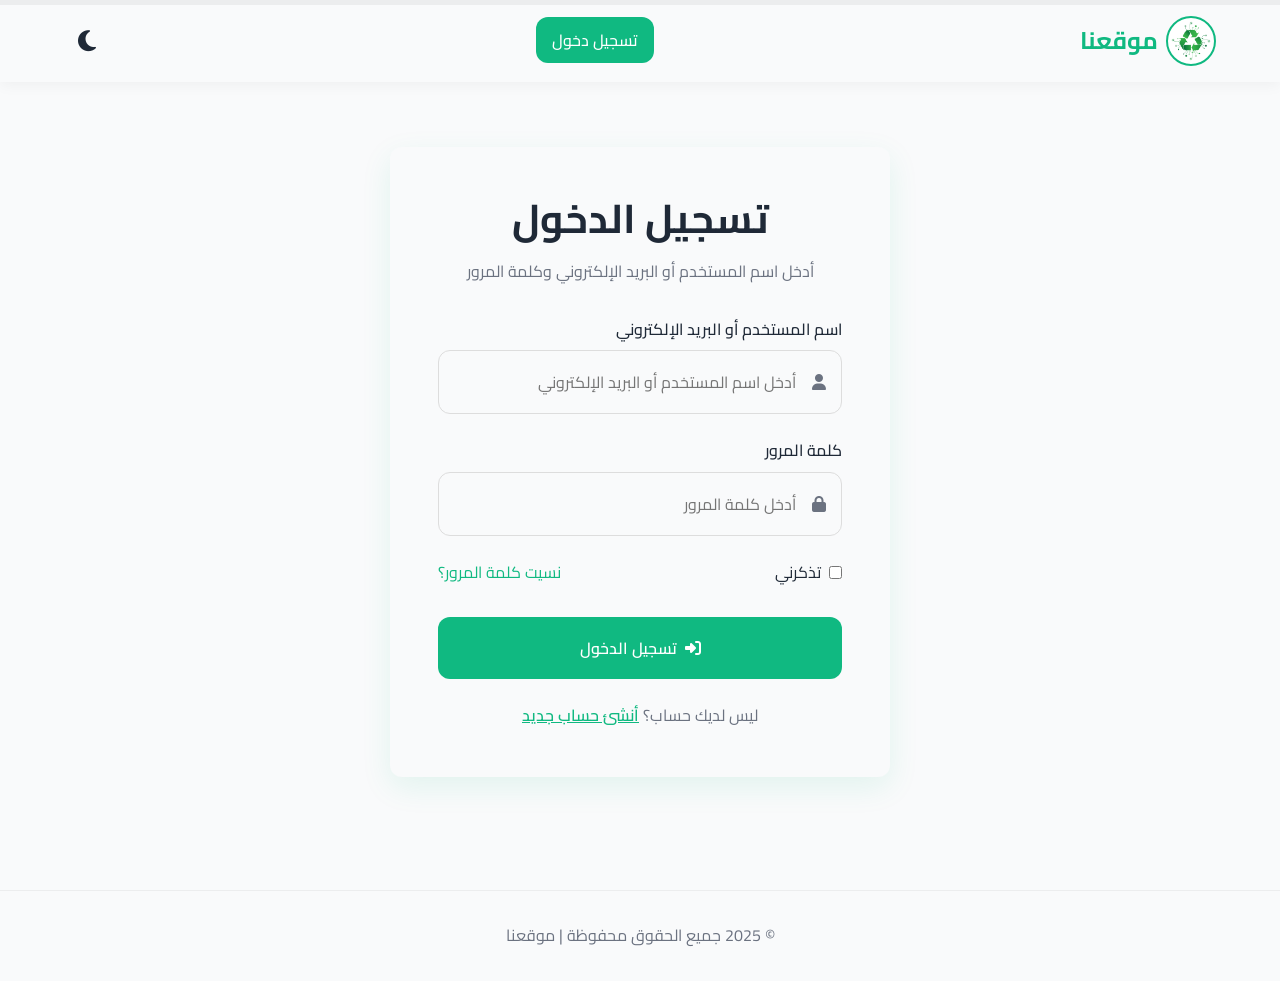
<file: index.html>
<!DOCTYPE html>
<html lang="ar" dir="rtl">
<head>
    <meta charset="UTF-8">
    <meta name="viewport" content="width=device-width, initial-scale=1.0">
    <title>موقعنا</title>
    
    <!-- خطوط Google -->
    <link rel="preconnect" href="https://fonts.googleapis.com">
    <link rel="preconnect" href="https://fonts.gstatic.com" crossorigin>
    <link href="https://fonts.googleapis.com/css2?family=Cairo:wght@300;400;500;600;700&display=swap" rel="stylesheet">
    
    <!-- Font Awesome -->
    <link rel="stylesheet" href="https://cdnjs.cloudflare.com/ajax/libs/font-awesome/6.4.0/css/all.min.css">
    
    <!-- ملفات CSS الأساسية -->
    <link rel="stylesheet" href="css/variables.css">
    <link rel="stylesheet" href="css/base.css">
    <link rel="stylesheet" href="css/layout.css">
    <link rel="stylesheet" href="css/components.css">
    <link rel="stylesheet" href="css/themes.css">
    <link rel="stylesheet" href="css/responsive.css">
    
    <!-- ملف CSS الخاص بالصفحة -->
    <link rel="stylesheet" href="css/login.css">
</head>
<body>
    <!-- شريط التقدم -->
    <div class="progress-container">
        <div class="progress-bar"></div>
    </div>
    
    <!-- الشريط العلوي -->
    <header class="header">
        <div class="container">
            <nav class="navbar">
                <div class="logo-container">
                    <img src="logo.png" alt="شعار الموقع" class="logo-image">
                    <div class="logo-text">موقعنا</div>
                </div>
                
                <ul class="nav-links">
                    <li><a href="index.html" class="active">تسجيل دخول</a></li>
                </ul>
                
                <button class="theme-toggle">
                    <i class="fas fa-sun"></i>
                </button>
            </nav>
        </div>
    </header>
    
    <!-- محتوى الصفحة -->
    <main class="container">
        <div class="form-container login-container">
            <div class="form-card card login-form">
                <div class="form-header">
                    <h1>تسجيل الدخول</h1>
                    <p class="text-muted">أدخل اسم المستخدم أو البريد الإلكتروني وكلمة المرور</p>
                </div>
                
                <form id="loginForm">
                    <div class="form-group">
                        <label for="username">اسم المستخدم أو البريد الإلكتروني</label>
                        <div class="input-with-icon">
                            <i class="fas fa-user"></i>
                            <input type="text" id="username" class="form-control" placeholder="أدخل اسم المستخدم أو البريد الإلكتروني" required>
                        </div>
                    </div>
                    
                    <div class="form-group">
                        <label for="password">كلمة المرور</label>
                        <div class="input-with-icon">
                            <i class="fas fa-lock"></i>
                            <input type="password" id="password" class="form-control" placeholder="أدخل كلمة المرور" required>
                        </div>
                    </div>
                    
                    <div class="login-options">
                        <div class="remember-me">
                            <input type="checkbox" id="remember">
                            <label for="remember">تذكرني</label>
                        </div>
                        <a href="#" class="forgot-password">نسيت كلمة المرور؟</a>
                    </div>
                    
                    <div class="form-footer">
                        <button type="submit" class="btn btn-primary btn-block">
                            <i class="fas fa-sign-in-alt"></i> تسجيل الدخول
                        </button>
                        
                        <p class="text-muted" style="margin-top: var(--spacing-lg);">
                            ليس لديك حساب؟ 
                            <a href="singup.html" style="font-weight: 600; color: var(--primary-color); text-decoration: underline;">
                                أنشئ حساب جديد
                            </a>
                        </p>
                    </div>
                </form>
            </div>
        </div>
    </main>
    
    <!-- تذييل الصفحة -->
    <footer class="footer">
        <div class="container">
            <div class="copyright">
                &copy; 2025 جميع الحقوق محفوظة | موقعنا
            </div>
        </div>
    </footer>
    
    <!-- ملفات JavaScript الأساسية -->
    <script src="js/theme.js"></script>
    <script src="js/progress.js"></script>
    <script src="js/navigation.js"></script>
    <script src="js/auth.js"></script>
    
    <!-- الكود المخصص لهذه الصفحة -->
    <script>
        document.addEventListener('DOMContentLoaded', function() {
            // تهيئة إدارة الوضع الليلي
            if (typeof ThemeManager !== 'undefined') {
                const themeManager = new ThemeManager();
            }
            
            // تهيئة شريط التقدم
            if (typeof ProgressBar !== 'undefined') {
                const progressBar = new ProgressBar();
            }
            
            // تهيئة التنقل
            if (typeof NavigationManager !== 'undefined') {
                const navigationManager = new NavigationManager();
            }
            
            // تحميل اسم المستخدم المحفوظ إذا كان موجوداً
            const rememberedUsername = localStorage.getItem('rememberedUsername');
            if (rememberedUsername) {
                document.getElementById('username').value = rememberedUsername;
                document.getElementById('remember').checked = true;
            }
            
            // إضافة مستمع الحدث للنموذج
            const loginForm = document.getElementById('loginForm');
            if (loginForm) {
                loginForm.addEventListener('submit', async function(e) {
                    e.preventDefault();
                    
                    // الحصول على القيم من الحقول
                    const usernameOrEmail = document.getElementById('username').value.trim();
                    const password = document.getElementById('password').value.trim();
                    const rememberMe = document.getElementById('remember').checked;
                    
                    // التحقق من الحقول
                    if (!usernameOrEmail || !password) {
                        showMessage('يرجى ملء جميع الحقول', 'error');
                        return;
                    }
                    
                    try {
                        // استدعاء دالة تسجيل الدخول من authManager
                        const result = await authManager.login(usernameOrEmail, password, rememberMe);
                        
                        if (result.success) {
                            showMessage('تم تسجيل الدخول بنجاح!', 'success');
                            
                            // الانتقال إلى dashboard بعد تأخير
                            setTimeout(() => {
                                window.location.href = 'dashboard.html';
                            }, 1500);
                        } else {
                            showMessage(result.message || 'اسم المستخدم/البريد الإلكتروني أو كلمة المرور غير صحيحة', 'error');
                        }
                    } catch (error) {
                        console.error('خطأ في تسجيل الدخول:', error);
                        showMessage('حدث خطأ في الاتصال بالخادم', 'error');
                    }
                });
            }
            
            // دالة عرض الرسائل
            function showMessage(message, type = 'info') {
                // إزالة أي رسالة سابقة
                const oldMessage = document.querySelector('.auth-message');
                if (oldMessage) {
                    oldMessage.remove();
                }
                
                // إنشاء عنصر الرسالة الجديدة
                const messageDiv = document.createElement('div');
                messageDiv.className = `auth-message ${type}`;
                messageDiv.innerHTML = `
                    <i class="fas ${type === 'success' ? 'fa-check-circle' : 'fa-exclamation-circle'}"></i>
                    <span>${message}</span>
                `;
                
                messageDiv.style.cssText = `
                    position: fixed;
                    top: 100px;
                    right: 20px;
                    background: ${type === 'success' ? '#28a745' : '#dc3545'};
                    color: white;
                    padding: 15px 25px;
                    border-radius: 8px;
                    display: flex;
                    align-items: center;
                    gap: 10px;
                    z-index: 10000;
                    animation: slideInRight 0.3s ease;
                    box-shadow: 0 4px 15px rgba(0,0,0,0.2);
                    font-family: 'Cairo', sans-serif;
                `;
                
                document.body.appendChild(messageDiv);
                
                // إزالة الرسالة بعد 3 ثوانٍ
                setTimeout(() => {
                    if (messageDiv.parentNode) {
                        messageDiv.style.animation = 'slideOutRight 0.3s ease';
                        setTimeout(() => {
                            if (messageDiv.parentNode) {
                                messageDiv.remove();
                            }
                        }, 300);
                    }
                }, 3000);
            }
            
            // إضافة أنيميشن CSS
            const style = document.createElement('style');
            style.textContent = `
                @keyframes slideInRight {
                    from {
                        transform: translateX(100%);
                        opacity: 0;
                    }
                    to {
                        transform: translateX(0);
                        opacity: 1;
                    }
                }
                
                @keyframes slideOutRight {
                    from {
                        transform: translateX(0);
                        opacity: 1;
                    }
                    to {
                        transform: translateX(100%);
                        opacity: 0;
                    }
                }
                
                .btn-primary {
                    transition: all 0.3s ease;
                }
                
                .btn-primary:disabled {
                    opacity: 0.7;
                    cursor: not-allowed;
                }
            `;
            document.head.appendChild(style);
        });
    </script>
</body>
</html>
</file>
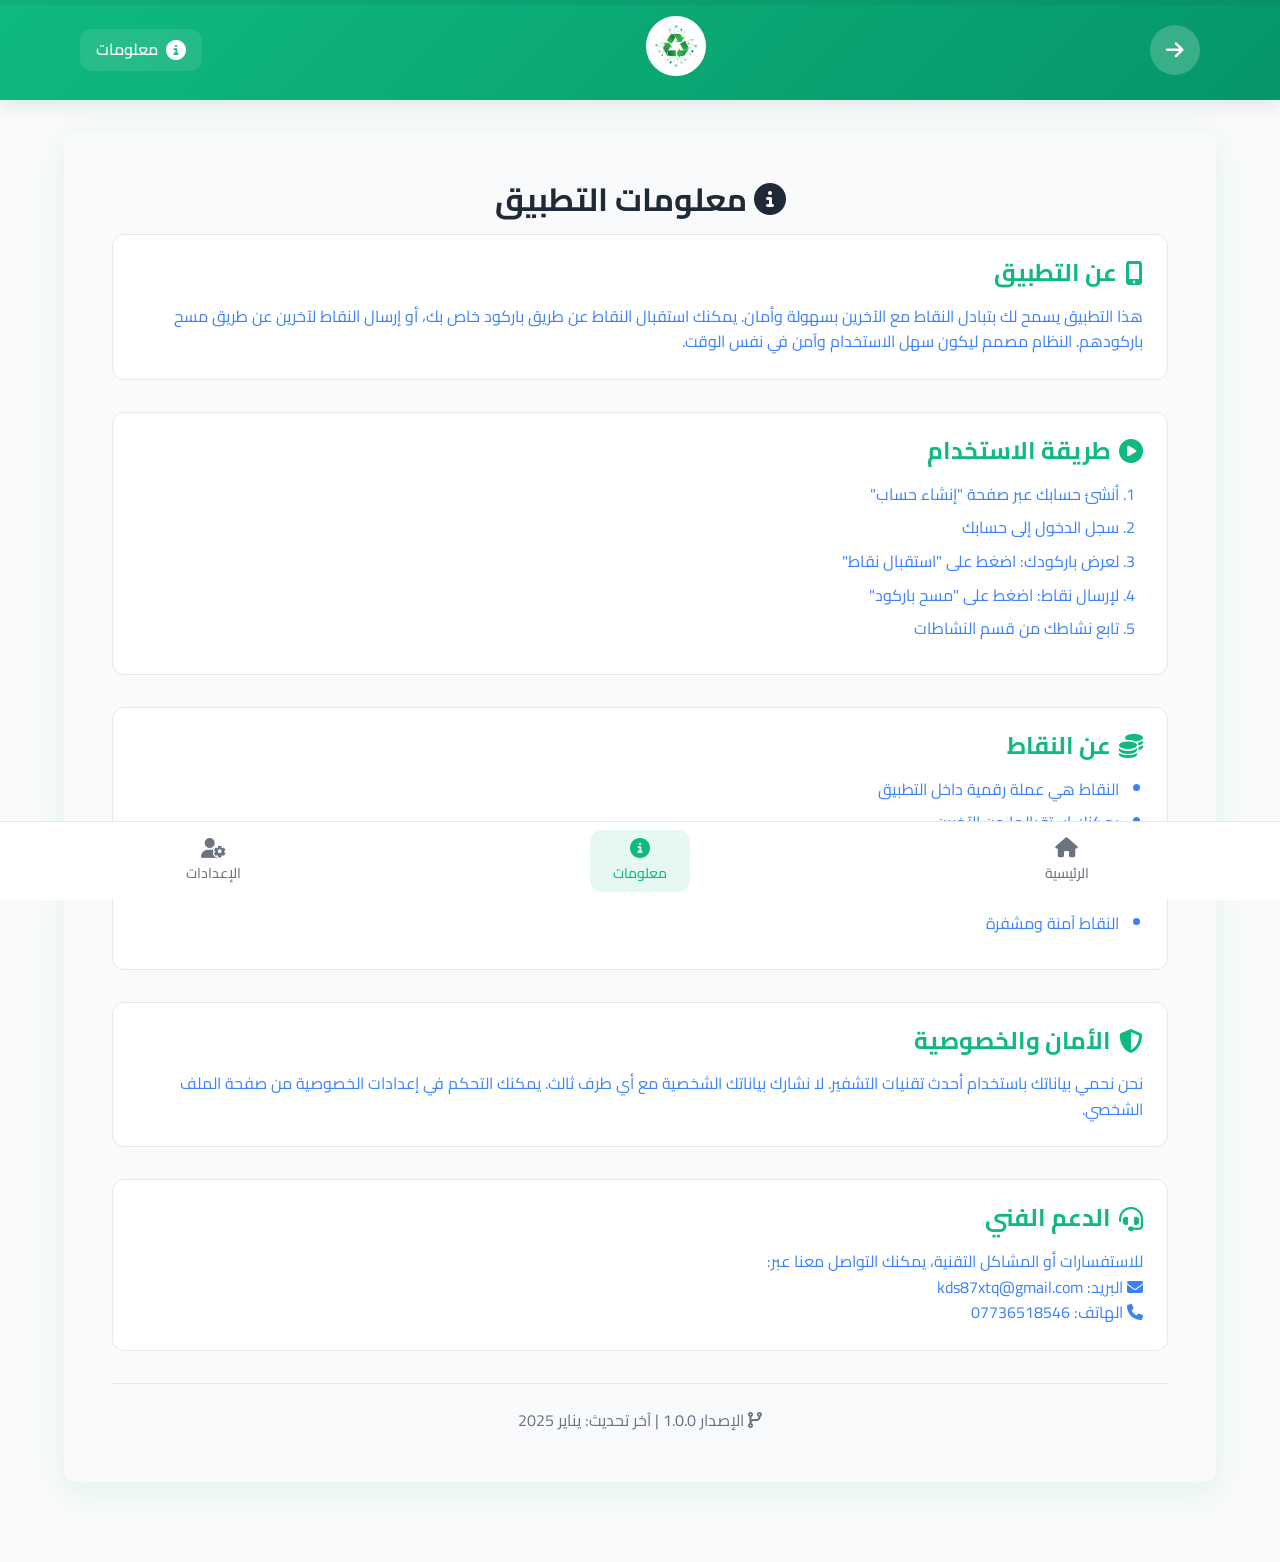
<file: info.html>
<!DOCTYPE html>
<html lang="ar" dir="rtl">
<head>
    <meta charset="UTF-8">
    <meta name="viewport" content="width=device-width, initial-scale=1.0">
    <title>المعلومات - موقعنا</title>
    
    <!-- خطوط Google -->
    <link rel="preconnect" href="https://fonts.googleapis.com">
    <link rel="preconnect" href="https://fonts.gstatic.com" crossorigin>
    <link href="https://fonts.googleapis.com/css2?family=Cairo:wght@300;400;500;600;700&display=swap" rel="stylesheet">
    
    <!-- Font Awesome -->
    <link rel="stylesheet" href="https://cdnjs.cloudflare.com/ajax/libs/font-awesome/6.4.0/css/all.min.css">
    
    <!-- ملفات CSS الأساسية -->
    <link rel="stylesheet" href="css/variables.css">
    <link rel="stylesheet" href="css/base.css">
    <link rel="stylesheet" href="css/layout.css">
    <link rel="stylesheet" href="css/components.css">
    <link rel="stylesheet" href="css/themes.css">
    <link rel="stylesheet" href="css/responsive.css">
    
    <!-- ملف CSS الخاص بالصفحة -->
    <link rel="stylesheet" href="css/dashboard.css">
</head>
<body>
    <!-- شريط التقدم -->
    <div class="progress-container">
        <div class="progress-bar"></div>
    </div>
    
    <!-- رأس الصفحة -->
    <header class="dashboard-header">
        <div class="container">
            <div class="header-top">
                <!-- زر الرجوع -->
                <button class="icon-btn" onclick="window.location.href='dashboard.html'">
                    <i class="fas fa-arrow-right"></i>
                </button>
                
                <!-- الشعار في المنتصف -->
                <div class="logo-center">
                    <img src="logo.png" alt="شعار الموقع" class="dashboard-logo">
                </div>
                
                <!-- العنوان -->
                <div class="points-counter" style="background: rgba(255,255,255,0.1);">
                    <i class="fas fa-info-circle"></i>
                    <span>معلومات</span>
                </div>
            </div>
        </div>
    </header>
    
    <!-- محتوى الصفحة -->
    <main class="dashboard-main">
        <div class="container">
            <div class="info-card card">
                <h2 class="text-center"><i class="fas fa-info-circle"></i> معلومات التطبيق</h2>
                
                <div class="info-sections">
                    <!-- عن التطبيق -->
                    <div class="info-section">
                        <h3><i class="fas fa-mobile-alt"></i> عن التطبيق</h3>
                        <p>
                            هذا التطبيق يسمح لك بتبادل النقاط مع الآخرين بسهولة وأمان.
                            يمكنك استقبال النقاط عن طريق باركود خاص بك، أو إرسال النقاط
                            لآخرين عن طريق مسح باركودهم. النظام مصمم ليكون سهل الاستخدام
                            وآمن في نفس الوقت.
                        </p>
                    </div>
                    
                    <!-- طريقة الاستخدام -->
                    <div class="info-section">
                        <h3><i class="fas fa-play-circle"></i> طريقة الاستخدام</h3>
                        <ol>
                            <li>أنشئ حسابك عبر صفحة "إنشاء حساب"</li>
                            <li>سجل الدخول إلى حسابك</li>
                            <li>لعرض باركودك: اضغط على "استقبال نقاط"</li>
                            <li>لإرسال نقاط: اضغط على "مسح باركود"</li>
                            <li>تابع نشاطك من قسم النشاطات</li>
                        </ol>
                    </div>
                    
                    <!-- النقاط -->
                    <div class="info-section">
                        <h3><i class="fas fa-coins"></i> عن النقاط</h3>
                        <ul>
                            <li>النقاط هي عملة رقمية داخل التطبيق</li>  
                            <li>يمكنك استقبالها من الآخرين</li>
                            <li>يمكنك إرسالها للآخرين</li>
                            <li>تحصل على نقاط مجانية يومياً</li>
                            <li>النقاط آمنة ومشفرة</li>
                        </ul>
                    </div>
                    
                    <!-- الأمان -->
                    <div class="info-section">
                        <h3><i class="fas fa-shield-alt"></i> الأمان والخصوصية</h3>
                        <p>
                            نحن نحمي بياناتك باستخدام أحدث تقنيات التشفير.
                            لا نشارك بياناتك الشخصية مع أي طرف ثالث.
                            يمكنك التحكم في إعدادات الخصوصية من صفحة الملف الشخصي.
                        </p>
                    </div>
                    
                    <!-- الدعم -->
                    <div class="info-section">
                        <h3><i class="fas fa-headset"></i> الدعم الفني</h3>
                        <p>
                            للاستفسارات أو المشاكل التقنية، يمكنك التواصل معنا عبر:
                            <br>
                            <i class="fas fa-envelope"></i> البريد: kds87xtq@gmail.com
                            <br>
                            <i class="fas fa-phone"></i> الهاتف: 07736518546
                        </p>
                    </div>
                </div>
                
                <div class="app-version">
                    <p class="text-muted text-center">
                        <i class="fas fa-code-branch"></i>
                        الإصدار 1.0.0 | آخر تحديث: يناير 2025
                    </p>
                </div>
            </div>
        </div>
    </main>
    
    <!-- شريط التنقل السفلي -->
    <nav class="bottom-nav">
        <a href="dashboard.html" class="nav-item">
            <i class="fas fa-home"></i>
            <span>الرئيسية</span>
        </a>
        <a href="info.html" class="nav-item active">
            <i class="fas fa-info-circle"></i>
            <span>معلومات</span>
        </a>
        <a href="profile.html" class="nav-item">
            <i class="fas fa-user-cog"></i>
            <span>الإعدادات</span>
        </a>
    </nav>
    
    <!-- ملفات JavaScript الأساسية -->
    <script src="js/theme.js"></script>
    <script src="js/progress.js"></script>
    <script src="js/auth.js"></script>
    
    <!-- التهيئة -->
    <script>
        document.addEventListener('DOMContentLoaded', function() {
            // تهيئة إدارة الوضع الليلي
            const themeManager = new ThemeManager();
            
            // تهيئة شريط التقدم
            const progressBar = new ProgressBar();
            
            // تهيئة المصادقة
            const authManager = new AuthManager();
        });
    </script>
</body>
</html>
</file>
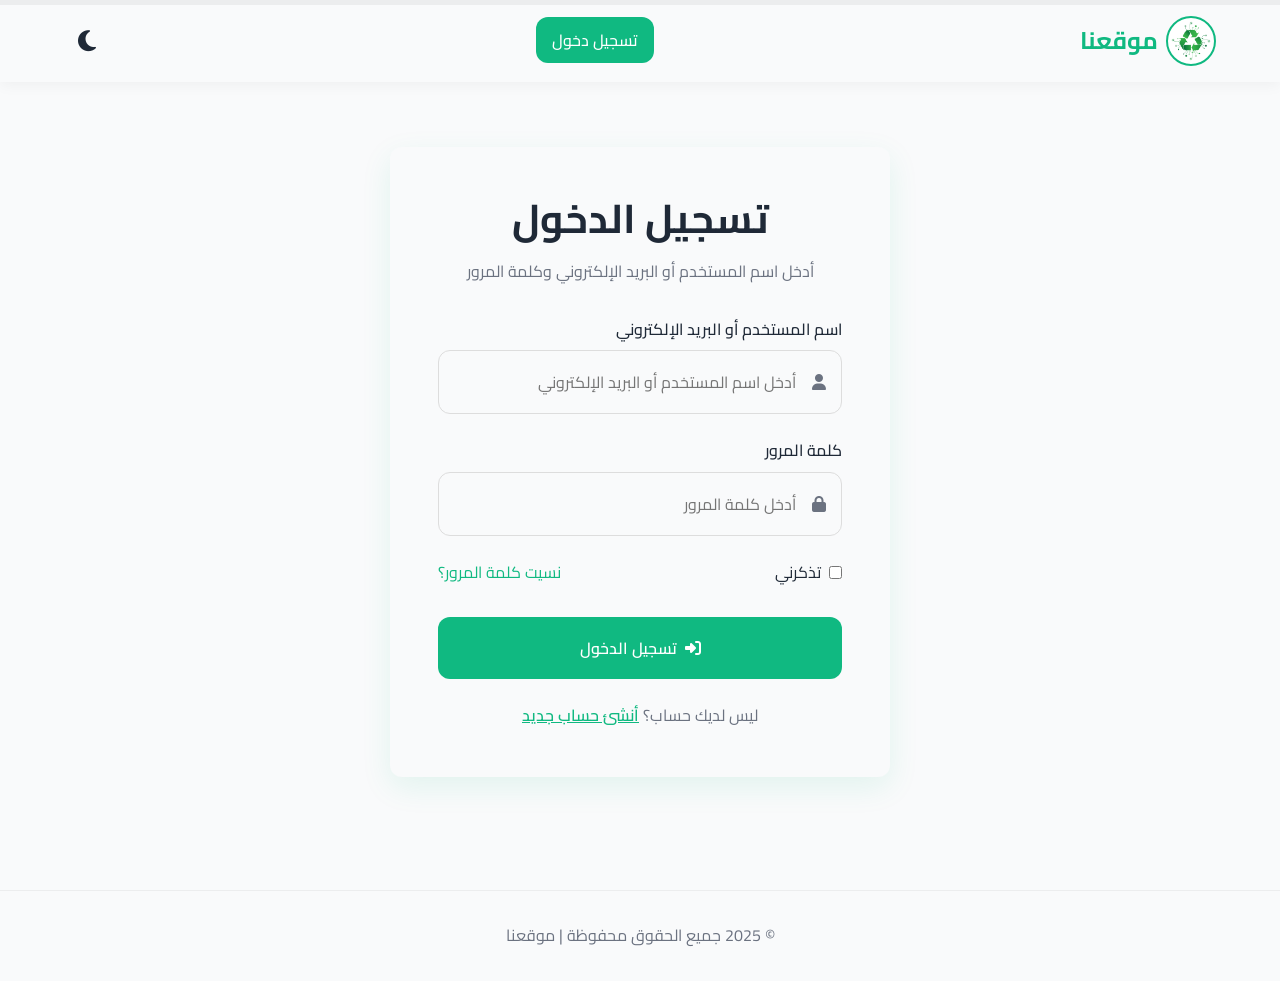
<file: profile.html>
<!DOCTYPE html>
<html lang="ar" dir="rtl">
<head>
    <meta charset="UTF-8">
    <meta name="viewport" content="width=device-width, initial-scale=1.0">
    <title>الملف الشخصي - موقعنا</title>
    
    <!-- خطوط Google -->
    <link rel="preconnect" href="https://fonts.googleapis.com">
    <link rel="preconnect" href="https://fonts.gstatic.com" crossorigin>
    <link href="https://fonts.googleapis.com/css2?family=Cairo:wght@300;400;500;600;700&display=swap" rel="stylesheet">
    
    <!-- Font Awesome -->
    <link rel="stylesheet" href="https://cdnjs.cloudflare.com/ajax/libs/font-awesome/6.4.0/css/all.min.css">
    
    <!-- ملفات CSS الأساسية -->
    <link rel="stylesheet" href="css/variables.css">
    <link rel="stylesheet" href="css/base.css">
    <link rel="stylesheet" href="css/layout.css">
    <link rel="stylesheet" href="css/components.css">
    <link rel="stylesheet" href="css/themes.css">
    <link rel="stylesheet" href="css/responsive.css">
    
    <!-- ملف CSS الخاص بالصفحة -->
    <link rel="stylesheet" href="css/dashboard.css">
    
    <style>
        /* إضافة تنسيق زر تسجيل الخروج */
        .logout-btn {
            background: linear-gradient(135deg, #dc3545 0%, #c82333 100%);
            color: white;
            border: none;
            padding: 12px 24px;
            border-radius: 25px;
            font-size: 16px;
            font-weight: 600;
            cursor: pointer;
            transition: all 0.3s ease;
            display: flex;
            align-items: center;
            justify-content: center;
            gap: 8px;
            width: 100%;
            margin-top: 10px;
            box-shadow: 0 4px 15px rgba(220, 53, 69, 0.3);
        }
        
        .logout-btn:hover {
            transform: translateY(-2px);
            box-shadow: 0 6px 20px rgba(220, 53, 69, 0.4);
            background: linear-gradient(135deg, #c82333 0%, #bd2130 100%);
        }
        
        .logout-btn:active {
            transform: translateY(0);
            box-shadow: 0 3px 10px rgba(220, 53, 69, 0.3);
        }
        
        .logout-btn i {
            font-size: 18px;
        }
        
        /* تنسيق رسالة الوداع */
        .logout-message {
            display: none;
            background: linear-gradient(135deg, #6a11cb 0%, #2575fc 100%);
            color: white;
            padding: 15px;
            border-radius: 10px;
            margin: 20px 0;
            text-align: center;
            animation: fadeIn 0.5s ease;
        }
        
        @keyframes fadeIn {
            from { opacity: 0; transform: translateY(-10px); }
            to { opacity: 1; transform: translateY(0); }
        }
    </style>
</head>
<body>
    <!-- شريط التقدم -->
    <div class="progress-container">
        <div class="progress-bar"></div>
    </div>
    
    <!-- رأس الصفحة -->
    <header class="dashboard-header">
        <div class="container">
            <div class="header-top">
                <!-- زر الرجوع -->
                <button class="icon-btn" onclick="window.location.href='dashboard.html'">
                    <i class="fas fa-arrow-right"></i>
                </button>
                
                <!-- الشعار في المنتصف -->
                <div class="logo-center">
                    <img src="logo.png" alt="شعار الموقع" class="dashboard-logo">
                </div>
                
                <!-- العداد -->
                <div class="points-counter">
                    <i class="fas fa-coins"></i>
                    <span id="profile-points">1</span>
                </div>
            </div>
        </div>
    </header>
    
    <!-- محتوى الصفحة -->
    <main class="dashboard-main">
        <div class="container">
            <!-- رسالة الوداع -->
            <div id="logout-message" class="logout-message">
                <i class="fas fa-heart"></i>
                <span id="goodbye-text"></span>
            </div>
            
            <!-- بطاقة الملف الشخصي -->
            <div class="profile-card card">
                <div class="profile-header">
                    <div class="profile-avatar">
                        <i class="fas fa-user-circle"></i>
                    </div>
                    <h2 id="profile-name">المستخدم</h2>
                    <p class="text-muted" id="profile-username">@username</p>
                </div>
                
                <div class="profile-info">
                    <h3><i class="fas fa-user-edit"></i> المعلومات الشخصية</h3>
                    
                    <div class="info-item">
                        <label><i class="fas fa-user"></i> الاسم الكامل</label>
                        <input type="text" id="edit-fullname" class="form-control" placeholder="الاسم الكامل">
                    </div>
                    
                    <div class="info-item">
                        <label><i class="fas fa-at"></i> اسم المستخدم</label>
                        <input type="text" id="edit-username" class="form-control" placeholder="اسم المستخدم" disabled>
                    </div>
                    
                    <div class="info-item">
                        <label><i class="fas fa-envelope"></i> البريد الإلكتروني</label>
                        <input type="email" id="edit-email" class="form-control" placeholder="البريد الإلكتروني">
                    </div>
                    
                    <div class="info-item">
                        <label><i class="fas fa-phone"></i> رقم الهاتف</label>
                        <input type="tel" id="edit-phone" class="form-control" placeholder="رقم الهاتف">
                    </div>
                    
                    <button class="btn btn-primary btn-block" id="save-profile">
                        <i class="fas fa-save"></i> حفظ التغييرات
                    </button>
                </div>
                
                <div class="profile-settings">
                    <h3><i class="fas fa-cog"></i> <span class="settings-title">الإعدادات</span></h3>
                    
                    <div class="setting-item">
                        <div class="setting-label">
                            <i class="fas fa-moon"></i>
                            <span class="setting-text">الوضع الليلي</span>
                        </div>
                        <label class="switch">
                            <input type="checkbox" id="dark-mode-toggle">
                            <span class="slider"></span>
                        </label>
                    </div>
                    
                    <div class="setting-item">
                        <div class="setting-label">
                            <i class="fas fa-bell"></i>
                            <span class="setting-text">الإشعارات</span>
                        </div>
                        <label class="switch">
                            <input type="checkbox" id="notifications-toggle" checked>
                            <span class="slider"></span>
                        </label>
                    </div>
                    
                    <div class="setting-item">
                        <div class="setting-label">
                            <i class="fas fa-shield-alt"></i>
                            <span class="setting-text">المصادقة الثنائية</span>
                        </div>
                        <label class="switch">
                            <input type="checkbox" id="twofactor-toggle">
                            <span class="slider"></span>
                        </label>
                    </div>
                </div>
                
                <div class="profile-actions">
                    <button class="btn btn-outline btn-block" id="change-password">
                        <i class="fas fa-lock"></i> تغيير كلمة المرور
                    </button>
                    
                    <button class="btn btn-outline btn-block" id="export-data">
                        <i class="fas fa-download"></i> تصدير البيانات
                    </button>
                    
                    <button class="btn btn-danger btn-block" id="delete-account">
                        <i class="fas fa-trash"></i> حذف الحساب
                    </button>
                    
                    <!-- زر تسجيل الخروج المضاف -->
                    <button id="logout-btn" class="logout-btn">
                        <i class="fas fa-sign-out-alt"></i> تسجيل الخروج
                    </button>
                </div>
            </div>
        </div>
    </main>
    
    <!-- شريط التنقل السفلي -->
    <nav class="bottom-nav">
        <a href="dashboard.html" class="nav-item">
            <i class="fas fa-home"></i>
            <span>الرئيسية</span>
        </a>
        <a href="info.html" class="nav-item">
            <i class="fas fa-info-circle"></i>
            <span>معلومات</span>
        </a>
        <a href="pofile.html" class="nav-item active">
            <i class="fas fa-user-cog"></i>
            <span>الإعدادات</span>
        </a>
    </nav>
    
    <!-- ملفات JavaScript الأساسية -->
    <script src="js/theme.js"></script>
    <script src="js/progress.js"></script>
    <script src="js/auth.js"></script>
    
    <!-- ملف JavaScript الخاص بالصفحة -->
    <script src="js/profile.js"></script>
    
    <!-- التهيئة مع إضافة دالة تسجيل الخروج -->
    <script>
        document.addEventListener('DOMContentLoaded', function() {
            // تهيئة إدارة الوضع الليلي
            const themeManager = new ThemeManager();
            
            // تهيئة شريط التقدم
            const progressBar = new ProgressBar();
            
            // تهيئة المصادقة
            const authManager = new AuthManager();
            
            // إضافة مستمع لزر تسجيل الخروج
            const logoutBtn = document.getElementById('logout-btn');
            if (logoutBtn) {
                logoutBtn.addEventListener('click', function() {
                    // الحصول على اسم المستخدم الحالي
                    const userName = document.getElementById('profile-name').textContent || 'العزيز';
                    const goodbyeText = document.getElementById('goodbye-text');
                    const logoutMessage = document.getElementById('logout-message');
                    
                    // طلب تأكيد مع اسم المستخدم
                    if (confirm(`مرحباً ${userName}، هل تريد تسجيل الخروج؟`)) {
                        // إظهار رسالة الوداع
                        goodbyeText.textContent = `وداعاً ${userName}، نتمنى لك يوماً سعيداً!`;
                        logoutMessage.style.display = 'block';
                        
                        // إضافة تأخير لعرض الرسالة
                        setTimeout(function() {
                            // حفظ إعدادات المظهر إذا كانت موجودة
                            const currentTheme = document.body.getAttribute('data-theme');
                            const notificationsEnabled = document.getElementById('notifications-toggle').checked;
                            
                            // مسح بيانات المستخدم فقط
                            localStorage.removeItem('user_data');
                            localStorage.removeItem('user_points');
                            localStorage.removeItem('current_user');
                            
                            // الاحتفاظ بإعدادات المظهر
                            if (currentTheme) {
                                localStorage.setItem('theme', currentTheme);
                            }
                            
                            // الاحتفاظ بإعدادات الإشعارات
                            localStorage.setItem('notifications', notificationsEnabled);
                            
                            // إعادة التوجيه إلى صفحة تسجيل الدخول
                            window.location.href = 'index.html';
                        }, 2000);
                    }
                });
            }
        });
    </script>
</body>
</html>
</file>
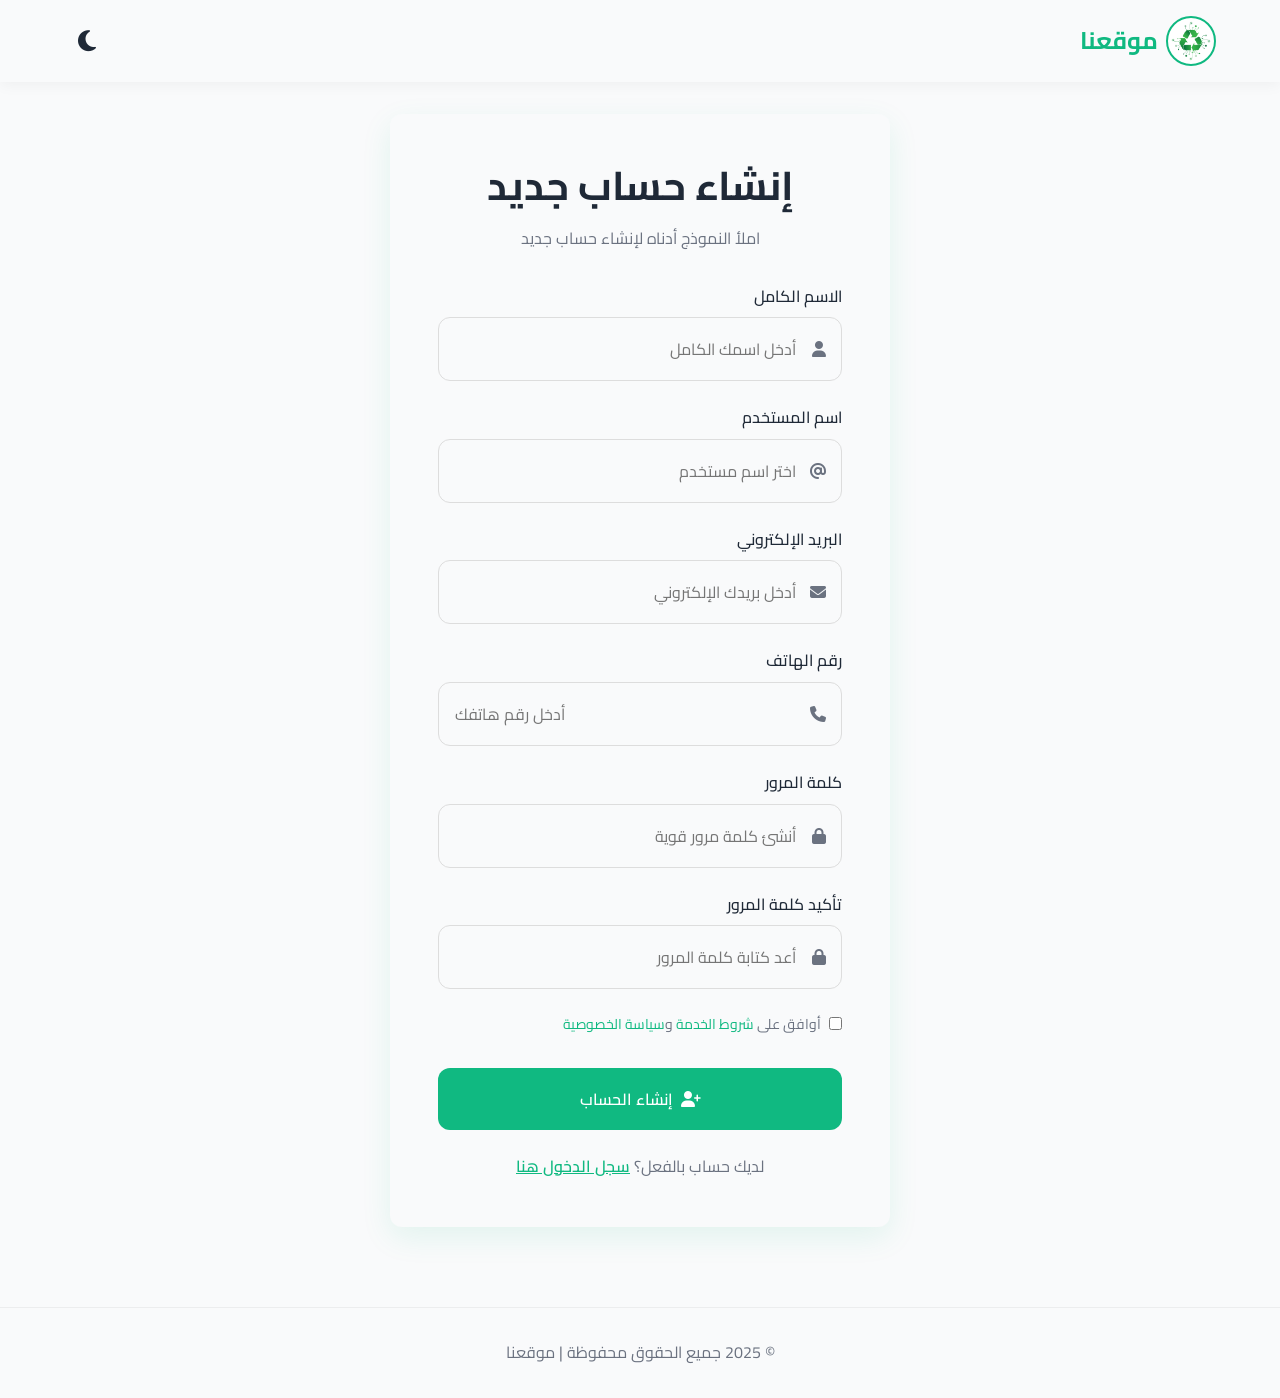
<file: singup.html>
<!DOCTYPE html>
<html lang="ar" dir="rtl">
<head>
    <meta charset="UTF-8">
    <meta name="viewport" content="width=device-width, initial-scale=1.0">
    <title>موقعنا - إنشاء حساب</title>

    <link rel="preconnect" href="https://fonts.googleapis.com">
    <link rel="preconnect" href="https://fonts.gstatic.com" crossorigin>
    <link href="https://fonts.googleapis.com/css2?family=Cairo:wght@300;400;500;600;700&display=swap" rel="stylesheet">

    <link rel="stylesheet" href="https://cdnjs.cloudflare.com/ajax/libs/font-awesome/6.4.0/css/all.min.css">

    <link rel="stylesheet" href="css/variables.css">
    <link rel="stylesheet" href="css/base.css">
    <link rel="stylesheet" href="css/layout.css">
    <link rel="stylesheet" href="css/components.css">
    <link rel="stylesheet" href="css/themes.css">
    <link rel="stylesheet" href="css/responsive.css">
    <link rel="stylesheet" href="css/signup.css">
</head>
<body>
    <header class="header">
        <div class="container">
            <nav class="navbar">
                <div class="logo-container">
                    <img src="logo.png" alt="شعار الموقع" class="logo-image">
                    <div class="logo-text">موقعنا</div>
                </div>
                <button class="theme-toggle">
                    <i class="fas fa-sun"></i>
                </button>
            </nav>
        </div>
    </header>

    <main class="container">
        <div class="form-container signup-container">
            <div class="form-card card signup-form">
                <div class="form-header">
                    <h1>إنشاء حساب جديد</h1>
                    <p class="text-muted">املأ النموذج أدناه لإنشاء حساب جديد</p>
                </div>

                <form id="signupForm">
                    <div class="form-group">
                        <label for="full_name">الاسم الكامل</label>
                        <div class="input-with-icon">
                            <i class="fas fa-user"></i>
                            <input type="text" id="full_name" name="full_name" class="form-control" placeholder="أدخل اسمك الكامل" required>
                        </div>
                    </div>

                    <div class="form-group">
                        <label for="username">اسم المستخدم</label>
                        <div class="input-with-icon">
                            <i class="fas fa-at"></i>
                            <input type="text" id="username" name="username" class="form-control" placeholder="اختر اسم مستخدم" required>
                        </div>
                    </div>

                    <div class="form-group">
                        <label for="email">البريد الإلكتروني</label>
                        <div class="input-with-icon">
                            <i class="fas fa-envelope"></i>
                            <input type="email" id="email" name="email" class="form-control" placeholder="أدخل بريدك الإلكتروني" required>
                        </div>
                    </div>

                    <div class="form-group">
                        <label for="phone">رقم الهاتف</label>
                        <div class="input-with-icon">
                            <i class="fas fa-phone"></i>
                            <input type="tel" id="phone" name="phone" class="form-control" placeholder="أدخل رقم هاتفك" required>
                        </div>
                    </div>

                    <div class="form-group">
                        <label for="password">كلمة المرور</label>
                        <div class="input-with-icon">
                            <i class="fas fa-lock"></i>
                            <input type="password" id="password" name="password" class="form-control" placeholder="أنشئ كلمة مرور قوية" required>
                        </div>
                    </div>

                    <div class="form-group">
                        <label for="confirmPassword">تأكيد كلمة المرور</label>
                        <div class="input-with-icon">
                            <i class="fas fa-lock"></i>
                            <input type="password" id="confirmPassword" name="confirmPassword" class="form-control" placeholder="أعد كتابة كلمة المرور" required>
                        </div>
                    </div>

                    <div class="terms-checkbox">
                        <input type="checkbox" id="terms" required>
                        <label for="terms">أوافق على <a href="#" style="color: var(--primary-color);">شروط الخدمة</a> و<a href="#" style="color: var(--primary-color);">سياسة الخصوصية</a></label>
                    </div>

                    <div class="form-footer">
                        <button type="submit" class="btn btn-primary btn-block">
                            <i class="fas fa-user-plus"></i> إنشاء الحساب
                        </button>
                        <p class="text-muted" style="margin-top: var(--spacing-lg);">
                            لديك حساب بالفعل؟ 
                            <a href="index.html" style="font-weight: 600; color: var(--primary-color); text-decoration: underline;">
                                سجل الدخول هنا
                            </a>
                        </p>
                    </div>
                </form>
            </div>
        </div>
    </main>

    <footer class="footer">
        <div class="container">
            &copy; 2025 جميع الحقوق محفوظة | موقعنا
        </div>
    </footer>

    <script src="js/theme.js"></script>
    <script src="js/progress.js"></script>
    <script src="js/navigation.js"></script>
    <script src="js/auth.js"></script>

    <script>
        document.addEventListener('DOMContentLoaded', function() {
            // تهيئة إدارة الوضع الليلي
            if (typeof ThemeManager !== 'undefined') {
                const themeManager = new ThemeManager();
            }
            
            // تهيئة شريط التقدم
            if (typeof ProgressBar !== 'undefined') {
                const progressBar = new ProgressBar();
            }
            
            // تهيئة التنقل
            if (typeof NavigationManager !== 'undefined') {
                const navigationManager = new NavigationManager();
            }

            const signupForm = document.getElementById('signupForm');
            if (signupForm) {
                signupForm.addEventListener('submit', async function(e) {
                    e.preventDefault();
                    
                    // الحصول على القيم من الحقول
                    const full_name = document.getElementById('full_name').value.trim();
                    const username = document.getElementById('username').value.trim();
                    const email = document.getElementById('email').value.trim();
                    const phone = document.getElementById('phone').value.trim();
                    const password = document.getElementById('password').value;
                    const confirmPassword = document.getElementById('confirmPassword').value;
                    const termsAccepted = document.getElementById('terms').checked;

                    // التحقق من الحقول
                    if (!full_name || !username || !email || !phone || !password || !confirmPassword) {
                        showMessage('يرجى ملء جميع الحقول', 'error');
                        return;
                    }
                    
                    // التحقق من صحة البريد الإلكتروني
                    if (!isValidEmail(email)) {
                        showMessage('يرجى إدخال بريد إلكتروني صحيح', 'error');
                        return;
                    }
                    
                    if (!termsAccepted) {
                        showMessage('يجب الموافقة على الشروط والأحكام', 'error');
                        return;
                    }
                    
                    if (password !== confirmPassword) {
                        showMessage('كلمات المرور غير متطابقة', 'error');
                        return;
                    }
                    
                    if (password.length < 6) {
                        showMessage('كلمة المرور يجب أن تكون 6 أحرف على الأقل', 'error');
                        return;
                    }

                    try {
                        // استدعاء دالة التسجيل من authManager
                        const result = await authManager.register({
                            full_name: full_name,
                            username: username,
                            email: email,
                            phone: phone,
                            password: password,
                            confirmPassword: confirmPassword
                        });
                        
                        if (result.success) {
                            showMessage('تم إنشاء الحساب بنجاح!', 'success');
                            
                            // الانتقال إلى dashboard بعد تأخير
                            setTimeout(() => {
                                window.location.href = 'dashboard.html';
                            }, 2000);
                        } else {
                            showMessage(result.message || 'حدث خطأ في إنشاء الحساب', 'error');
                        }
                    } catch (error) {
                        console.error('خطأ في التسجيل:', error);
                        showMessage('حدث خطأ في الاتصال بالخادم', 'error');
                    }
                });
            }
            
            // دالة التحقق من صحة البريد الإلكتروني
            function isValidEmail(email) {
                const re = /^[^\s@]+@[^\s@]+\.[^\s@]+$/;
                return re.test(email);
            }
            
            // دالة عرض الرسائل
            function showMessage(message, type = 'info') {
                // إزالة أي رسالة سابقة
                const oldMessage = document.querySelector('.auth-message');
                if (oldMessage) {
                    oldMessage.remove();
                }
                
                // إنشاء عنصر الرسالة الجديدة
                const messageDiv = document.createElement('div');
                messageDiv.className = `auth-message ${type}`;
                messageDiv.innerHTML = `
                    <i class="fas ${type === 'success' ? 'fa-check-circle' : 'fa-exclamation-circle'}"></i>
                    <span>${message}</span>
                `;
                
                messageDiv.style.cssText = `
                    position: fixed;
                    top: 100px;
                    right: 20px;
                    background: ${type === 'success' ? '#28a745' : '#dc3545'};
                    color: white;
                    padding: 15px 25px;
                    border-radius: 8px;
                    display: flex;
                    align-items: center;
                    gap: 10px;
                    z-index: 10000;
                    animation: slideInRight 0.3s ease;
                    box-shadow: 0 4px 15px rgba(0,0,0,0.2);
                    font-family: 'Cairo', sans-serif;
                `;
                
                document.body.appendChild(messageDiv);
                
                // إزالة الرسالة بعد 3 ثوانٍ
                setTimeout(() => {
                    if (messageDiv.parentNode) {
                        messageDiv.style.animation = 'slideOutRight 0.3s ease';
                        setTimeout(() => {
                            if (messageDiv.parentNode) {
                                messageDiv.remove();
                            }
                        }, 300);
                    }
                }, 3000);
            }
            
            // إضافة أنيميشن CSS
            const style = document.createElement('style');
            style.textContent = `
                @keyframes slideInRight {
                    from {
                        transform: translateX(100%);
                        opacity: 0;
                    }
                    to {
                        transform: translateX(0);
                        opacity: 1;
                    }
                }
                
                @keyframes slideOutRight {
                    from {
                        transform: translateX(0);
                        opacity: 1;
                    }
                    to {
                        transform: translateX(100%);
                        opacity: 0;
                    }
                }
            `;
            document.head.appendChild(style);
        });
    </script>
</body>
</html>
</file>
<file: css/variables.css>
/* ===== نظام الألوان الأخضر لإعادة التدوير ===== */
:root {
    /* الألوان الرئيسية - درجات الأخضر */
    --primary-green: #10b981;      /* الأخضر الأساسي */
    --green-light: #34d399;        /* أخضر فاتح */
    --green-dark: #059669;         /* أخضر داكن */
    --green-forest: #065f46;       /* أخضر غامق */
    
    /* الألوان المتناسقة */
    --primary-color: var(--primary-green);
    --secondary-color: var(--green-dark);
    --accent-color: #3b82f6;       /* أزرق للتكامل */
    --complementary: #8b5cf6;      /* بنفسجي للتكامل */
    
    /* ألوان الحالة */
    --success-color: var(--primary-green);
    --info-color: var(--accent-color);
    --warning-color: #f59e0b;      /* برتقالي ذهبي */
    --danger-color: #ef4444;       /* أحمر */
    
    /* ألوان التصميم */
    --light-color: #f9fafb;        /* خلفية فاتحة */
    --light-card: #ffffff;         /* بطاقات */
    --dark-color: #1f2937;         /* نص داكن */
    --gray-color: #6b7280;
    --border-color: #e5e7eb;
    
    /* تدرجات للأزرار والتأثيرات */
    --gradient-primary: linear-gradient(135deg, var(--primary-green), var(--green-dark));
    --gradient-secondary: linear-gradient(135deg, var(--green-light), var(--accent-color));
    
    /* التصميم */
    --border-radius: 12px;
    --box-shadow: 0 10px 30px rgba(16, 185, 129, 0.1);
    --box-shadow-hover: 0 15px 40px rgba(16, 185, 129, 0.15);
    --transition: all 0.3s ease;
    
    /* الخطوط */
    --font-family: 'Cairo', sans-serif;
    --font-size-sm: 0.875rem;
    --font-size-base: 1rem;
    --font-size-lg: 1.125rem;
    --font-size-xl: 1.25rem;
    --font-size-2xl: 1.5rem;
    --font-size-3xl: 2rem;
    --font-size-4xl: 2.5rem;
    
    /* المسافات */
    --spacing-xs: 0.25rem;
    --spacing-sm: 0.5rem;
    --spacing-md: 1rem;
    --spacing-lg: 1.5rem;
    --spacing-xl: 2rem;
    --spacing-2xl: 3rem;
}

/* متغيرات الوضع الليلي */
[data-theme="dark"] {
    --primary-color: var(--green-light);
    --secondary-color: var(--primary-green);
    --light-color: #111827;        /* خلفية داكنة */
    --light-card: #1f2937;         /* بطاقات داكنة */
    --dark-color: #f9fafb;         /* نص فاتح */
    --info-color:#1d1d1d;
    --border-color: #374151;
    --box-shadow: 0 10px 30px rgba(16, 185, 129, 0.15);
    --box-shadow-hover: 0 15px 40px rgba(16, 185, 129, 0.25);
}
</file>
<file: css/base.css>
/* ===== الأنماط الأساسية ===== */
* {
    margin: 0;
    padding: 0;
    box-sizing: border-box;
    font-family: var(--font-family);
}

body {
    background-color: var(--light-color);
    color: var(--dark-color);
    min-height: 100vh;
    transition: var(--transition);
    line-height: 1.6;
    font-size: var(--font-size-base);
}

.container {
    width: 100%;
    max-width: 1200px;
    margin: 0 auto;
    padding: 0 var(--spacing-lg);
}

/* الروابط */
a {
    color: var(--primary-color);
    text-decoration: none;
    transition: var(--transition);
}

a:hover {
    color: var(--secondary-color);
}

/* الأزرار */
.btn {
    padding: var(--spacing-md) var(--spacing-xl);
    border: none;
    border-radius: var(--border-radius);
    font-size: var(--font-size-base);
    font-weight: 600;
    cursor: pointer;
    transition: var(--transition);
    display: inline-flex;
    align-items: center;
    justify-content: center;
    gap: var(--spacing-sm);
}

.btn-primary {
    background-color: var(--primary-color);
    color: white;
}

.btn-primary:hover {
    background-color: #2a75ff;
    transform: translateY(-2px);
    box-shadow: 0 5px 15px rgba(58, 134, 255, 0.3);
}

.btn-block {
    width: 100%;
}

/* العناوين */
h1, h2, h3, h4, h5, h6 {
    font-weight: 700;
    line-height: 1.2;
    margin-bottom: var(--spacing-md);
}

h1 {
    font-size: var(--font-size-4xl);
}

h2 {
    font-size: var(--font-size-3xl);
}

h3 {
    font-size: var(--font-size-2xl);
}

/* النصوص */
.text-center {
    text-align: center;
}

.text-muted {
    color: var(--gray-color);
}

/* الصور */
.img-fluid {
    max-width: 100%;
    height: auto;
}
</file>
<file: css/layout.css>
/* ===== تخطيط الصفحة ===== */
/* شريط التقدم */
.progress-container {
    width: 100%;
    height: 5px;
    background-color: rgba(0, 0, 0, 0.05);
    position: fixed;
    top: 0;
    left: 0;
    z-index: 1001;
}

.progress-bar {
    height: 100%;
    background: linear-gradient(to right, var(--primary-color), var(--secondary-color));
    width: 0%;
    transition: width 0.3s ease;
}

/* الشريط العلوي */
.header {
    background-color: var(--light-color);
    box-shadow: 0 2px 15px rgba(0, 0, 0, 0.05);
    position: sticky;
    top: 0;
    z-index: 1000;
    transition: var(--transition);
}

.navbar {
    display: flex;
    justify-content: space-between;
    align-items: center;
    padding: var(--spacing-md) 0;
}

.logo-container {
    display: flex;
    align-items: center;
    gap: var(--spacing-sm);
}

.logo-image {
    width: 50px;
    height: 50px;
    border-radius: 50%;
    object-fit: contain;
    border: 2px solid var(--primary-color);
    padding: 3px;
    background: white;
    transition: var(--transition);
}

.logo-image:hover {
    transform: rotate(15deg) scale(1.1);
    box-shadow: 0 0 15px rgba(16, 185, 129, 0.3);
}
.logo-text {
    font-size: var(--font-size-2xl);
    font-weight: 700;
    color: var(--primary-color);
}

.nav-links {
    display: flex;
    gap: var(--spacing-xl);
    list-style: none;
}

.nav-links a {
    text-decoration: none;
    color: var(--dark-color);
    font-weight: 500;
    padding: var(--spacing-sm) var(--spacing-md);
    border-radius: var(--border-radius);
    transition: var(--transition);
}

.nav-links a:hover,
.nav-links a.active {
    background-color: var(--primary-color);
    color: white;
}

.theme-toggle {
    background: none;
    border: none;
    font-size: var(--font-size-2xl);
    color: var(--dark-color);
    cursor: pointer;
    transition: var(--transition);
    padding: var(--spacing-sm);
    border-radius: 50%;
    width: 45px;
    height: 45px;
    display: flex;
    align-items: center;
    justify-content: center;
}

.theme-toggle:hover {
    background-color: rgba(0, 0, 0, 0.05);
}

/* تذييل الصفحة */
.footer {
    background-color: var(--light-color);
    border-top: 1px solid rgba(0, 0, 0, 0.05);
    padding: var(--spacing-xl) 0;
    margin-top: var(--spacing-2xl);
    text-align: center;
    color: var(--gray-color);
}
</file>
<file: css/components.css>
/* ===== المكونات المشتركة ===== */
/* البطاقات */
.card {
    background-color: var(--light-color);
    border-radius: var(--border-radius);
    box-shadow: var(--box-shadow);
    padding: var(--spacing-2xl);
    transition: var(--transition);
}

.card:hover {
    transform: translateY(-5px);
    box-shadow: var(--box-shadow-hover);
}

/* النماذج */
.form-container {
    display: flex;
    justify-content: center;
    align-items: center;
    min-height: calc(100vh - 80px);
    padding: var(--spacing-xl) 0;
}

.form-card {
    width: 100%;
    max-width: 500px;
}

.form-header {
    text-align: center;
    margin-bottom: var(--spacing-xl);
}

.form-group {
    margin-bottom: var(--spacing-lg);
}

.form-group label {
    display: block;
    margin-bottom: var(--spacing-sm);
    color: var(--dark-color);
    font-weight: 500;
}

.input-with-icon {
    position: relative;
}

.input-with-icon i {
    position: absolute;
    right: var(--spacing-md);
    top: 50%;
    transform: translateY(-50%);
    color: var(--gray-color);
}

.form-control {
    width: 100%;
    padding: var(--spacing-md);
    padding-right: 45px;
    border: 1px solid #ddd;
    border-radius: var(--border-radius);
    font-size: var(--font-size-base);
    transition: var(--transition);
    background-color: var(--light-color);
    color: var(--dark-color);
}

.form-control:focus {
    outline: none;
    border-color: var(--primary-color);
    box-shadow: 0 0 0 3px rgba(58, 134, 255, 0.1);
}

.form-footer {
    margin-top: var(--spacing-xl);
    text-align: center;
}

/* رسائل التنبيه */
.alert {
    padding: var(--spacing-md);
    border-radius: var(--border-radius);
    margin-bottom: var(--spacing-lg);
    display: flex;
    align-items: center;
    gap: var(--spacing-sm);
    animation: slideIn 0.3s ease;
}

@keyframes slideIn {
    from {
        opacity: 0;
        transform: translateY(-10px);
    }
    to {
        opacity: 1;
        transform: translateY(0);
    }
}

.alert-success {
    background-color: rgba(46, 196, 182, 0.1);
    color: var(--success-color);
    border: 1px solid rgba(46, 196, 182, 0.2);
}

.alert-danger {
    background-color: rgba(231, 29, 54, 0.1);
    color: var(--danger-color);
    border: 1px solid rgba(231, 29, 54, 0.2);
}

.alert-warning {
    background-color: rgba(255, 159, 28, 0.1);
    color: var(--warning-color);
    border: 1px solid rgba(255, 159, 28, 0.2);
}

/* تأثيرات تفاعلية */
.pulse-animation {
    animation: pulse 2s infinite;
}
/* قائمة الإشعارات المنسدلة */
.notifications-dropdown {
    position: relative;
    display: inline-block;
}

.notifications-btn {
    background: none;
    border: none;
    font-size: 1.5rem;
    color: var(--text-color);
    cursor: pointer;
    position: relative;
    padding: 8px;
    border-radius: 8px;
    transition: background-color 0.3s;
}

.notifications-btn:hover {
    background-color: var(--hover-color);
}

.notification-count {
    position: absolute;
    top: -5px;
    right: -5px;
    background-color: var(--danger-color);
    color: white;
    font-size: 0.7rem;
    padding: 2px 6px;
    border-radius: 50%;
    font-weight: bold;
}

.notifications-menu {
    position: absolute;
    top: 100%;
    right: 0;
    width: 350px;
    background: var(--card-bg);
    border-radius: 12px;
    box-shadow: 0 10px 40px rgba(0,0,0,0.15);
    border: 1px solid var(--border-color);
    display: none;
    z-index: 1000;
    margin-top: 10px;
}

.notifications-dropdown:hover .notifications-menu {
    display: block;
    animation: fadeIn 0.3s ease;
}

@keyframes fadeIn {
    from { opacity: 0; transform: translateY(-10px); }
    to { opacity: 1; transform: translateY(0); }
}

.notifications-header {
    display: flex;
    justify-content: space-between;
    align-items: center;
    padding: 15px;
    border-bottom: 1px solid var(--border-color);
}

.notifications-header h3 {
    margin: 0;
    font-size: 1.1rem;
}

.mark-all-read {
    background: none;
    border: none;
    color: var(--primary-color);
    font-size: 0.9rem;
    cursor: pointer;
    padding: 5px 10px;
    border-radius: 4px;
    transition: background-color 0.3s;
}

.mark-all-read:hover {
    background-color: var(--hover-color);
}

.notifications-list {
    max-height: 400px;
    overflow-y: auto;
}

.notification-item {
    display: flex;
    padding: 15px;
    border-bottom: 1px solid var(--border-color);
    transition: background-color 0.3s;
    cursor: pointer;
}

.notification-item:hover {
    background-color: var(--hover-color);
}

.notification-item.unread {
    background-color: rgba(var(--primary-rgb), 0.05);
}

.notification-item.read {
    opacity: 0.7;
}

.notification-icon {
    width: 40px;
    height: 40px;
    border-radius: 50%;
    display: flex;
    align-items: center;
    justify-content: center;
    margin-left: 10px;
    flex-shrink: 0;
}

.notification-icon.success {
    background-color: rgba(76, 175, 80, 0.1);
    color: #4CAF50;
}

.notification-icon.info {
    background-color: rgba(33, 150, 243, 0.1);
    color: #2196F3;
}

.notification-icon.warning {
    background-color: rgba(255, 152, 0, 0.1);
    color: #FF9800;
}

.notification-content {
    flex: 1;
}

.notification-content h4 {
    margin: 0 0 5px 0;
    font-size: 0.95rem;
    color: var(--text-color);
}

.notification-content p {
    margin: 0 0 5px 0;
    font-size: 0.85rem;
    color: var(--text-muted);
    line-height: 1.4;
}

.notification-content small {
    font-size: 0.75rem;
    color: var(--text-muted);
}

.notifications-footer {
    padding: 15px;
    text-align: center;
    border-top: 1px solid var(--border-color);
}

.view-all {
    color: var(--primary-color);
    text-decoration: none;
    font-size: 0.9rem;
    font-weight: 500;
    padding: 8px 16px;
    border-radius: 6px;
    transition: background-color 0.3s;
}

.view-all:hover {
    background-color: var(--hover-color);
    text-decoration: underline;
}

/* التكيف مع الوضع الليلي */
[data-theme="dark"] .notifications-menu {
    background: var(--card-bg);
    border-color: var(--border-color);
    box-shadow: 0 10px 40px rgba(0,0,0,0.3);
}
@keyframes pulse {
    0% {
        box-shadow: 0 0 0 0 rgba(58, 134, 255, 0.4);
    }
    70% {
        box-shadow: 0 0 0 10px rgba(58, 134, 255, 0);
    }
    100% {
        box-shadow: 0 0 0 0 rgba(58, 134, 255, 0);
    }
}
</file>
<file: css/themes.css>
/* إصلاح مشكلة النصوص في الوضع الليلي */
[data-theme="dark"] .setting-label {
    color: var(--dark-color) !important;
}



[data-theme="dark"] .info-item label {
    color: var(--dark-color) !important;
}

[data-theme="dark"] .form-control {
    background-color: var(--light-card) !important;
    color: var(--dark-color) !important;
    border-color: var(--border-color) !important;
}

[data-theme="dark"] .form-control:focus {
    border-color: var(--primary-color) !important;
    box-shadow: 0 0 0 3px rgba(52, 211, 153, 0.2) !important;
}

/* إصلاح ألوان النصوص في صفحة المعلومات */
[data-theme="dark"] .info-section h3 {
    color: var(--primary-color) !important;
}

[data-theme="dark"] .info-section p,
[data-theme="dark"] .info-section li {
    color:var(--info-color) !important;
    
}

[data-theme="dark"] .app-version {
    color: var(--gray-color) !important;
}

/* إصلاح ألوان النصوص في الإشعارات */
[data-theme="dark"] .notification-content h4 {
    color: var(--dark-color) !important;
}

[data-theme="dark"] .notification-content p {
    color: var(--gray-color) !important;
}

/* إصلاح ألوان النصوص في النشاطات */
[data-theme="dark"] .activity-details h4 {
    color: var(--dark-color) !important;
}

[data-theme="dark"] .activity-details p {
    color: var(--gray-color) !important;
}

/* إصلاح ألوان الأزرار في الوضع الليلي */
[data-theme="dark"] .btn-outline {
    color: var(--primary-color) !important;
    border-color: var(--primary-color) !important;
}

[data-theme="dark"] .btn-outline:hover {
    background-color: var(--primary-color) !important;
    color: white !important;
}
</file>
<file: css/responsive.css>
/* ===== استجابة الواجهة الرئيسية ===== */
@media (max-width: 768px) {
    .header-top {
        padding: 0 var(--spacing-sm);
    }
    
    .dashboard-logo {
        width: 50px;
        height: 50px;
    }
    
    .points-counter {
        min-width: 100px;
        padding: var(--spacing-xs) var(--spacing-sm);
    }
    
    .dashboard-cards {
        grid-template-columns: 1fr;
        gap: var(--spacing-lg);
    }
    
    .barcode-container, .camera-container {
        min-height: 150px;
    }
    
    .notifications-panel {
        width: 100%;
        right: -100%;
    }
    
    .bottom-nav {
        padding: var(--spacing-xs) 0;
    }
    
    .nav-item {
        padding: var(--spacing-xs);
    }
    
    .nav-item i {
        font-size: var(--font-size-lg);
    }
    
    .nav-item span {
        font-size: var(--font-size-xs);
    }
    
    .profile-card {
        padding: var(--spacing-md);
    }
    
    .profile-avatar {
        width: 80px;
        height: 80px;
        font-size: 2.5rem;
    }
    
    .setting-item {
        padding: var(--spacing-sm);
    }
}

@media (max-width: 480px) {
    .header-top {
        padding: 0 var(--spacing-xs);
    }
    
    .icon-btn {
        width: 40px;
        height: 40px;
        font-size: var(--font-size-lg);
    }
    
    .dashboard-logo {
        width: 40px;
        height: 40px;
    }
    
    .points-counter {
        min-width: 80px;
        font-size: var(--font-size-sm);
    }
    
    #points {
        font-size: var(--font-size-lg);
    }
    
    .dashboard-card {
        padding: var(--spacing-lg);
    }
    
    .card-icon {
        width: 60px;
        height: 60px;
        font-size: var(--font-size-2xl);
    }
    
    .activity-item {
        padding: var(--spacing-sm);
    }
    
    .activity-icon {
        width: 40px;
        height: 40px;
        margin-left: var(--spacing-sm);
    }
}
</file>
<file: css/login.css>
/* ===== أنماط صفحة تسجيل الدخول ===== */
.login-container {
    min-height: calc(100vh - 140px);
    display: flex;
    align-items: center;
    justify-content: center;
}

.login-form .form-card {
    max-width: 450px;
}

.login-options {
    display: flex;
    justify-content: space-between;
    align-items: center;
    margin-top: var(--spacing-lg);
}

.remember-me {
    display: flex;
    align-items: center;
    gap: var(--spacing-sm);
}

.forgot-password {
    color: var(--primary-color);
    text-decoration: none;
}

.forgot-password:hover {
    text-decoration: underline;
}
</file>
<file: css/dashboard.css>
/* ===== أنماط الواجهة الرئيسية ===== */
.dashboard-header {
    background: linear-gradient(135deg, var(--primary-color), var(--secondary-color));
    color: white;
    padding: var(--spacing-md) 0;
    box-shadow: 0 4px 20px rgba(0, 0, 0, 0.1);
    position: sticky;
    top: 0;
    z-index: 1000;
}

.header-top {
    display: flex;
    justify-content: space-between;
    align-items: center;
    padding: 0 var(--spacing-md);
}

.icon-btn {
    background: rgba(255, 255, 255, 0.2);
    border: none;
    color: white;
    width: 50px;
    height: 50px;
    border-radius: 50%;
    display: flex;
    align-items: center;
    justify-content: center;
    cursor: pointer;
    font-size: var(--font-size-xl);
    transition: var(--transition);
    position: relative;
}

.icon-btn:hover {
    background: rgba(255, 255, 255, 0.3);
    transform: scale(1.1);
}

.notification-count {
    position: absolute;
    top: -5px;
    left: -5px;
    background: var(--danger-color);
    color: white;
    font-size: var(--font-size-sm);
    min-width: 20px;
    height: 20px;
    border-radius: 10px;
    display: flex;
    align-items: center;
    justify-content: center;
    font-weight: bold;
}

.logo-center {
    flex: 1;
    text-align: center;
}

.dashboard-logo {
    width: 60px;
    height: 60px;
    border-radius: 50%;
    border: 3px solid white;
    padding: 5px;
    background: white;
}

.points-counter {
    background: rgba(255, 255, 255, 0.2);
    padding: var(--spacing-sm) var(--spacing-md);
    border-radius: var(--border-radius);
    display: flex;
    align-items: center;
    gap: var(--spacing-sm);
    font-weight: 600;
    backdrop-filter: blur(10px);
    min-width: 120px;
    justify-content: center;
}

.points-counter i {
    font-size: var(--font-size-xl);
}

#points {
    font-size: var(--font-size-xl);
    font-weight: 700;
}

.points-label {
    font-size: var(--font-size-sm);
    opacity: 0.9;
}

/* المحتوى الرئيسي */
.dashboard-main {
    padding: var(--spacing-xl) 0;
    padding-bottom: 80px; /* مساحة للتنقل السفلي */
    min-height: calc(100vh - 140px);
}

.dashboard-cards {
    display: grid;
    grid-template-columns: repeat(auto-fit, minmax(300px, 1fr));
    gap: var(--spacing-xl);
    margin-bottom: var(--spacing-2xl);
}

.dashboard-card {
    background: var(--light-card);
    border-radius: var(--border-radius);
    padding: var(--spacing-xl);
    text-align: center;
    box-shadow: var(--box-shadow);
    transition: var(--transition);
    border: 1px solid var(--border-color);
}

.dashboard-card:hover {
    transform: translateY(-5px);
    box-shadow: var(--box-shadow-hover);
}

.card-icon {
    width: 80px;
    height: 80px;
    margin: 0 auto var(--spacing-lg);
    border-radius: 50%;
    display: flex;
    align-items: center;
    justify-content: center;
    font-size: var(--font-size-3xl);
}

.receive-card .card-icon {
    background: linear-gradient(135deg, var(--primary-color), var(--secondary-color));
    color: white;
}

.scan-card .card-icon {
    background: linear-gradient(135deg, var(--success-color), var(--primary-color));
    color: white;
}

.dashboard-card h3 {
    margin-bottom: var(--spacing-sm);
    color: var(--dark-color);
}

.dashboard-card p {
    color: var(--gray-color);
    margin-bottom: var(--spacing-lg);
}

.barcode-container, .camera-container {
    background: white;
    border: 2px dashed var(--border-color);
    border-radius: var(--border-radius);
    padding: var(--spacing-lg);
    margin-bottom: var(--spacing-lg);
    min-height: 200px;
    display: flex;
    align-items: center;
    justify-content: center;
    overflow: hidden;
}

#barcode-canvas {
    max-width: 100%;
    height: auto;
}

.camera-placeholder {
    text-align: center;
    color: var(--gray-color);
}

.camera-placeholder i {
    font-size: 3rem;
    margin-bottom: var(--spacing-md);
    color: var(--primary-color);
}
/* سجل النشاطات */
.activity-section {
    background: var(--light-card);
    border-radius: var(--border-radius);
    padding: var(--spacing-xl);
    box-shadow: var(--box-shadow);
    margin-top: var(--spacing-2xl);
}

.section-header {
    display: flex;
    justify-content: space-between;
    align-items: center;
    margin-bottom: var(--spacing-xl);
    padding-bottom: var(--spacing-md);
    border-bottom: 2px solid var(--border-color);
}

.section-header h3 {
    display: flex;
    align-items: center;
    gap: var(--spacing-sm);
    margin: 0;
    color: var(--dark-color);
}

.view-all {
    color: var(--primary-color);
    text-decoration: none;
    font-weight: 500;
}

.view-all:hover {
    text-decoration: underline;
}

.activity-list {
    display: flex;
    flex-direction: column;
    gap: var(--spacing-md);
}

.activity-item {
    display: flex;
    align-items: center;
    padding: var(--spacing-md);
    background: white;
    border-radius: var(--border-radius);
    border: 1px solid var(--border-color);
    transition: var(--transition);
}

.activity-item:hover {
    transform: translateX(-5px);
    box-shadow: var(--box-shadow);
}

.activity-icon {
    width: 50px;
    height: 50px;
    border-radius: 50%;
    display: flex;
    align-items: center;
    justify-content: center;
    font-size: var(--font-size-xl);
    margin-left: var(--spacing-md);
}

.activity-icon.received {
    background: rgba(16, 185, 129, 0.1);
    color: var(--success-color);
}

.activity-icon.sent {
    background: rgba(59, 130, 246, 0.1);
    color: var(--info-color);
}

.activity-icon.reward {
    background: rgba(245, 158, 11, 0.1);
    color: var(--warning-color);
}

.activity-details {
    flex: 1;
}

.activity-details h4 {
    margin: 0 0 var(--spacing-xs);
    color: var(--dark-color);
}

.activity-details p {
    margin: 0;
    color: var(--gray-color);
    font-size: var(--font-size-sm);
}

.activity-time {
    font-size: var(--font-size-sm);
    color: var(--gray-color);
}

.activity-points {
    font-weight: 700;
    font-size: var(--font-size-lg);
    display: flex;
    align-items: center;
    gap: var(--spacing-xs);
}

.activity-points.positive {
    color: var(--success-color);
}

.activity-points.negative {
    color: var(--danger-color);
}

/* شريط التنقل السفلي */
.bottom-nav {
    position: fixed;
    bottom: 0;
    left: 0;
    right: 0;
    background: var(--light-card);
    border-top: 1px solid var(--border-color);
    display: flex;
    justify-content: space-around;
    padding: var(--spacing-sm) 0;
    z-index: 1000;
    backdrop-filter: blur(10px);
}

.nav-item {
    display: flex;
    flex-direction: column;
    align-items: center;
    text-decoration: none;
    color: var(--gray-color);
    padding: var(--spacing-sm);
    border-radius: var(--border-radius);
    transition: var(--transition);
    flex: 1;
    max-width: 100px;
}

.nav-item i {
    font-size: var(--font-size-xl);
    margin-bottom: var(--spacing-xs);
}

.nav-item span {
    font-size: var(--font-size-sm);
    font-weight: 500;
}

.nav-item.active {
    color: var(--primary-color);
    background: rgba(16, 185, 129, 0.1);
}

.nav-item:hover:not(.active) {
    color: var(--dark-color);
    background: rgba(0, 0, 0, 0.05);
}

/* نافذة الإشعارات */
.notifications-panel {
    position: fixed;
    top: 0;
    right: -400px;
    width: 350px;
    height: 100vh;
    background: var(--light-card);
    box-shadow: -5px 0 30px rgba(0, 0, 0, 0.1);
    z-index: 1001;
    transition: right 0.3s ease;
    display: flex;
    flex-direction: column;
}

.notifications-panel.open {
    right: 0;
}

.notifications-header {
    padding: var(--spacing-lg);
    border-bottom: 1px solid var(--border-color);
    display: flex;
    justify-content: space-between;
    align-items: center;
    background: var(--primary-color);
    color: white;
}

.notifications-header h3 {
    margin: 0;
    display: flex;
    align-items: center;
    gap: var(--spacing-sm);
}
.close-btn {
    background: none;
    border: none;
    color: white;
    font-size: var(--font-size-xl);
    cursor: pointer;
    padding: var(--spacing-xs);
    border-radius: 50%;
    width: 40px;
    height: 40px;
    display: flex;
    align-items: center;
    justify-content: center;
    transition: var(--transition);
}

.close-btn:hover {
    background: rgba(255, 255, 255, 0.2);
}

.notifications-list {
    flex: 1;
    overflow-y: auto;
    padding: var(--spacing-md);
}

.notification-item {
    display: flex;
    align-items: flex-start;
    padding: var(--spacing-md);
    margin-bottom: var(--spacing-md);
    background: white;
    border-radius: var(--border-radius);
    border: 1px solid var(--border-color);
    transition: var(--transition);
    position: relative;
}

.notification-item.unread {
    background: rgba(16, 185, 129, 0.05);
    border-right: 4px solid var(--primary-color);
}

.notification-item:hover {
    transform: translateX(-5px);
    box-shadow: var(--box-shadow);
}

.notification-icon {
    width: 40px;
    height: 40px;
    border-radius: 50%;
    background: rgba(16, 185, 129, 0.1);
    display: flex;
    align-items: center;
    justify-content: center;
    color: var(--primary-color);
    margin-left: var(--spacing-md);
    flex-shrink: 0;
}

.notification-content {
    flex: 1;
}

.notification-content h4 {
    margin: 0 0 var(--spacing-xs);
    color: var(--dark-color);
    font-size: var(--font-size-base);
}

.notification-content p {
    margin: 0;
    color: var(--gray-color);
    font-size: var(--font-size-sm);
}

.notification-time {
    font-size: var(--font-size-xs);
    color: var(--gray-color);
    margin-top: var(--spacing-xs);
    display: block;
}

.notifications-footer {
    padding: var(--spacing-md);
    border-top: 1px solid var(--border-color);
}

/* أزرار */
.btn-success {
    background: linear-gradient(135deg, var(--success-color), var(--primary-color));
    color: white;
    border: none;
}

.btn-success:hover {
    background: linear-gradient(135deg, #0da67c, var(--primary-color));
    transform: translateY(-2px);
    box-shadow: 0 5px 15px rgba(16, 185, 129, 0.3);
}

/* أنماط إضافية لصفحة الملف الشخصي */
.profile-card {
    max-width: 600px;
    margin: 0 auto;
}

.profile-header {
    text-align: center;
    margin-bottom: var(--spacing-xl);
    padding-bottom: var(--spacing-xl);
    border-bottom: 2px solid var(--border-color);
}

.profile-avatar {
    width: 100px;
    height: 100px;
    margin: 0 auto var(--spacing-md);
    background: linear-gradient(135deg, var(--primary-color), var(--secondary-color));
    border-radius: 50%;
    display: flex;
    align-items: center;
    justify-content: center;
    color: white;
    font-size: 3rem;
}

.profile-header h2 {
    margin: 0;
    color: var(--dark-color);
}

.profile-info, .profile-settings, .profile-actions {
    margin-bottom: var(--spacing-xl);
    padding-bottom: var(--spacing-xl);
    border-bottom: 1px solid var(--border-color);
}

.profile-info h3, .profile-settings h3 {
    margin-bottom: var(--spacing-lg);
    color: var(--dark-color);
    display: flex;
    align-items: center;
    gap: var(--spacing-sm);
}

.info-item {
    margin-bottom: var(--spacing-md);
}

.info-item label {
    display: block;
    margin-bottom: var(--spacing-xs);
    color: var(--dark-color);
    font-weight: 500;
    display: flex;
    align-items: center;
    gap: var(--spacing-sm);
}

.setting-item {
    display: flex;
    justify-content: space-between;
    align-items: center;
    padding: var(--spacing-md);
    background: white;
    border-radius: var(--border-radius);
    margin-bottom: var(--spacing-sm);
    border: 1px solid var(--border-color);
}

.setting-label {
    display: flex;
    align-items: center;
    gap: var(--spacing-sm);
}

/* Toggle Switch */
.switch {
    position: relative;
    display: inline-block;
    width: 60px;
    height: 30px;
}

.switch input {
    opacity: 0;
    width: 0;
    height: 0;
}
.slider {
    position: absolute;
    cursor: pointer;
    top: 0;
    left: 0;
    right: 0;
    bottom: 0;
    background-color: #ccc;
    transition: .4s;
    border-radius: 34px;
}

.slider:before {
    position: absolute;
    content: "";
    height: 22px;
    width: 22px;
    left: 4px;
    bottom: 4px;
    background-color: white;
    transition: .4s;
    border-radius: 50%;
}

input:checked + .slider {
    background-color: var(--primary-color);
}

input:checked + .slider:before {
    transform: translateX(30px);
}

.btn-danger {
    background: linear-gradient(135deg, var(--danger-color), #c53030);
    color: white;
    border: none;
}

.btn-danger:hover {
    background: linear-gradient(135deg, #c53030, var(--danger-color));
    transform: translateY(-2px);
}

.btn-outline {
    background: transparent;
    border: 2px solid var(--primary-color);
    color: var(--primary-color);
}

.btn-outline:hover {
    background: var(--primary-color);
    color: white;
}

/* أنماط صفحة المعلومات */
.info-sections {
    display: flex;
    flex-direction: column;
    gap: var(--spacing-xl);
}

.info-section {
    background: white;
    padding: var(--spacing-lg);
    border-radius: var(--border-radius);
    border: 1px solid var(--border-color);
}

.info-section h3 {
    color: var(--primary-color);
    margin-bottom: var(--spacing-md);
    display: flex;
    align-items: center;
    gap: var(--spacing-sm);
}

.info-section p, .info-section li {
    color: var(--info-color);
    line-height: 1.6;
}

.info-section ol, .info-section ul {
    padding-right: var(--spacing-lg);
}

.info-section li {
    margin-bottom: var(--spacing-sm);
}

.app-version {
    margin-top: var(--spacing-xl);
    padding-top: var(--spacing-lg);
    border-top: 1px solid var(--border-color);
}
/* أنماط للإشعارات الفارغة */
.empty-notifications {
    text-align: center;
    padding: 40px 20px;
    color: var(--gray-color);
}

.empty-notifications i {
    font-size: 3rem;
    margin-bottom: 15px;
    opacity: 0.5;
}

.empty-notifications h4 {
    margin-bottom: 10px;
    font-weight: 500;
}

.empty-notifications p {
    font-size: 14px;
}

/* إصلاح ألوان النصوص في الوضع الليلي */
[data-theme="dark"] .setting-text,
[data-theme="dark"] .settings-title,
[data-theme="dark"] .info-item label {
    color: var(--accent-color) !important;
}

[data-theme="dark"] .setting-label i {
    color: var(--primary-color) !important;
}

/* تحسين عرض الباركود */
#barcode-canvas {
    max-width: 100%;
    height: auto;
    cursor: pointer;
    transition: transform 0.2s ease;
}

#barcode-canvas:hover {
    transform: scale(1.02);
}

/* تحسين عرض الكاميرا */
.camera-placeholder {
    text-align: center;
    padding: 40px 20px;
    color: var(--gray-color);
    cursor: pointer;
    transition: all 0.3s ease;
}

.camera-placeholder:hover {
    background-color: rgba(16, 185, 129, 0.05);
    border-color: var(--primary-color);
}

.camera-placeholder i {
    font-size: 3rem;
    margin-bottom: 15px;
    color: var(--primary-color);
}

.camera-placeholder p {
    font-size: 14px;
    margin-top: 10px;
}
</file>
<file: css/signup.css>
/* ===== أنماط صفحات التسجيل ===== */
.signup-container {
    min-height: calc(100vh - 140px);
    display: flex;
    align-items: center;
    justify-content: center;
}

.signup-form .form-card {
    max-width: 500px;
}

.password-strength {
    height: 5px;
    background-color: #eee;
    border-radius: var(--border-radius);
    margin-top: var(--spacing-xs);
    overflow: hidden;
}

.strength-meter {
    height: 100%;
    width: 0%;
    border-radius: var(--border-radius);
    transition: width 0.3s ease;
}

.terms-checkbox {
    display: flex;
    align-items: flex-start;
    gap: var(--spacing-sm);
    margin-top: var(--spacing-lg);
}

.terms-checkbox input[type="checkbox"] {
    margin-top: 4px;
}

.terms-checkbox label {
    font-size: var(--font-size-sm);
    color: var(--gray-color);
}
</file>
